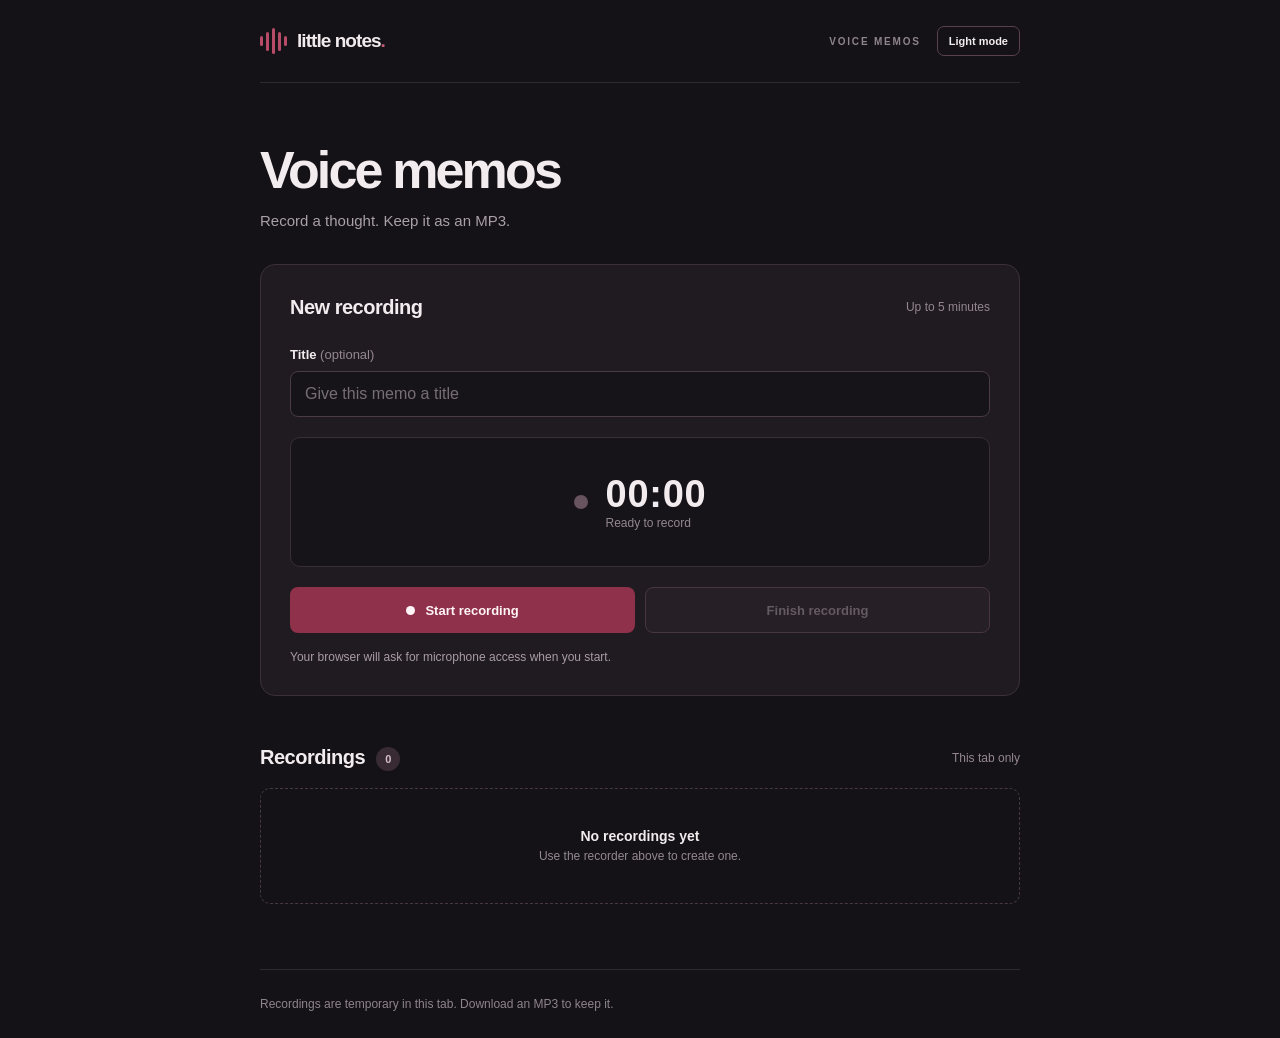
<file: index.html>
<!doctype html>
<html lang="en">
  <head>
    <!-- Page title, mobile settings, styles, and scripts. -->
    <meta charset="UTF-8" />
    <meta name="viewport" content="width=device-width, initial-scale=1.0" />
    <meta name="theme-color" content="#141216" />
    <meta name="description" content="A simple space to record and revisit voice memos." />
    <title>Little Notes — Voice Memos</title>
    <link rel="icon" type="image/svg+xml" href="./favicon.svg" />
    <link rel="stylesheet" href="./styles.css?v=theme-toggle-1" />
    <script src="./mp3-converter.js" defer></script>
    <script src="./app.js?v=theme-toggle-1" defer></script>
  </head>
  <body>
    <!-- The header holds the site name and saved light/dark mode control. -->
    <div class="site-shell">
      <header class="site-header">
        <a class="brand" href="./" aria-label="Little Notes home">
          <span class="brand-mark" aria-hidden="true">
            <span></span><span></span><span></span><span></span><span></span>
          </span>
          <span>little notes<span class="brand-period">.</span></span>
        </a>
        <div class="header-tools">
          <span class="header-label">VOICE MEMOS</span>
          <button id="theme-toggle" class="theme-toggle" type="button" aria-label="Switch to light mode" aria-pressed="false">Light mode</button>
        </div>
      </header>

      <!-- Main content: recorder first, followed by recordings from this tab. -->
      <main>
        <section class="intro" aria-labelledby="page-title">
          <h1 id="page-title">Voice memos</h1>
          <p class="intro-copy">Record a thought. Keep it as an MP3.</p>
        </section>

        <section class="recorder-card" aria-labelledby="recorder-title">
          <div class="card-heading">
            <h2 id="recorder-title">New recording</h2>
            <span class="limit-label">Up to 5 minutes</span>
          </div>

          <label class="field-label" for="memo-title">Title <span>(optional)</span></label>
          <input id="memo-title" class="title-input" type="text" maxlength="80" placeholder="Give this memo a title" autocomplete="off" />

          <div id="recording-display" class="recording-display" aria-label="Recording timer">
            <span class="recording-indicator" aria-hidden="true"></span>
            <div class="recording-time">
              <span id="timer" class="timer">00:00</span>
              <span id="recording-caption" class="recording-caption">Ready to record</span>
            </div>
          </div>

          <div class="recording-actions">
            <button id="record-button" class="button button-primary" type="button">
              <span class="record-dot" aria-hidden="true"></span> Start recording
            </button>
            <button id="stop-button" class="button button-secondary" type="button" disabled>
              Finish recording
            </button>
          </div>
          <p id="status" class="status" role="status" aria-live="polite">
            Your browser will ask for microphone access when you start.
          </p>
        </section>

        <section class="memos-section" aria-labelledby="memos-title">
          <div class="memos-heading">
            <h2 id="memos-title">Recordings <span id="memo-count" class="memo-count">0</span></h2>
            <span class="session-badge">This tab only</span>
          </div>
          <div id="memo-list" class="memo-list" aria-live="polite"></div>
        </section>
      </main>

      <!-- Reminds visitors that recordings are temporary unless downloaded. -->
      <footer class="site-footer">
        <p>Recordings are temporary in this tab. Download an MP3 to keep it.</p>
      </footer>
    </div>
  </body>
</html>
</file>
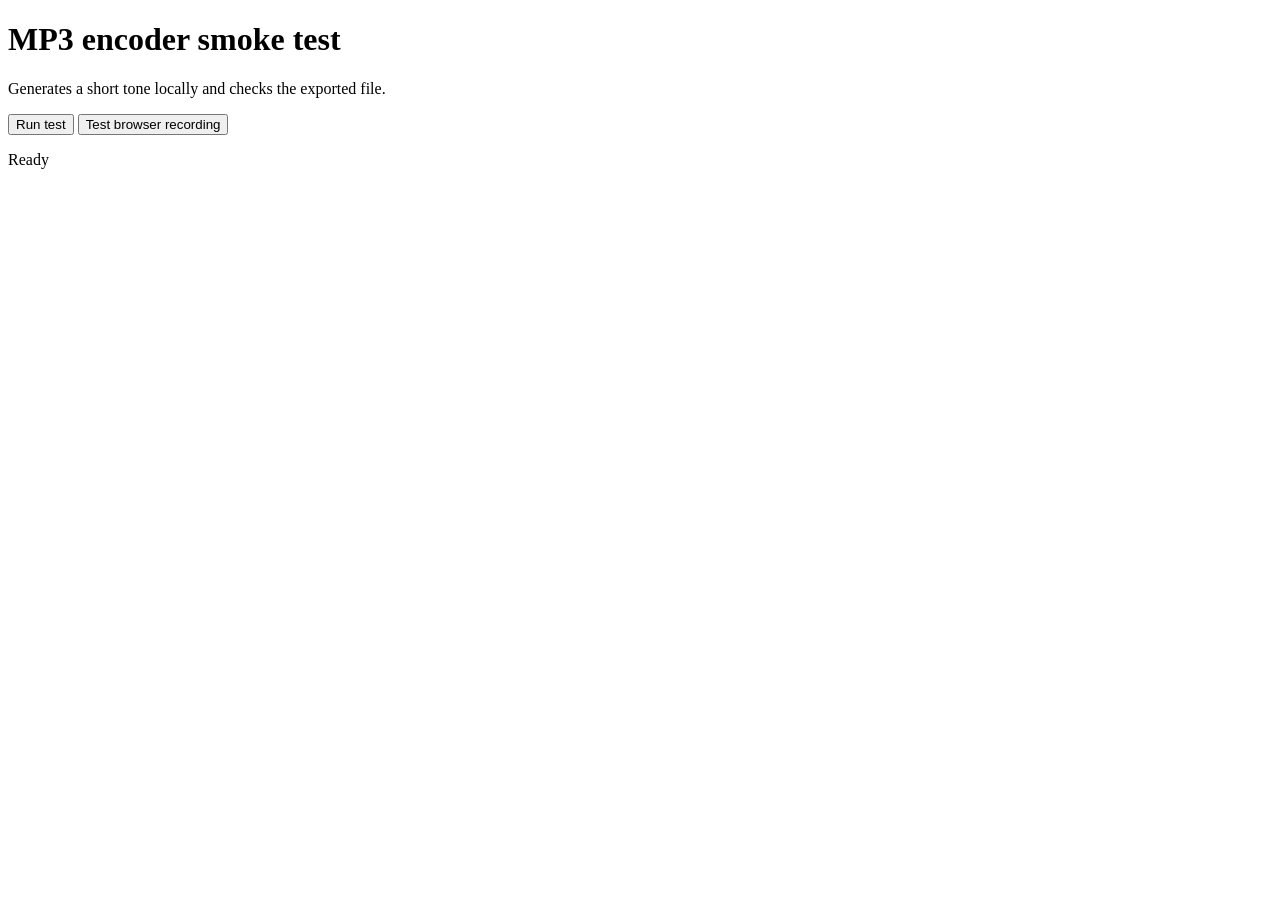
<file: tests/mp3-smoke.html>
<!doctype html>
<html lang="en">
  <head>
    <meta charset="UTF-8" />
    <meta name="viewport" content="width=device-width, initial-scale=1" />
    <title>MP3 encoder smoke test</title>
    <script src="../mp3-converter.js" defer></script>
    <script src="./mp3-smoke.js" defer></script>
  </head>
  <body>
    <h1>MP3 encoder smoke test</h1>
    <p>Generates a short tone locally and checks the exported file.</p>
    <button id="run" type="button">Run test</button>
    <button id="run-recorder" type="button">Test browser recording</button>
    <p id="result" role="status">Ready</p>
    <audio id="preview" controls hidden></audio>
  </body>
</html>
</file>
<file: styles.css>
:root {
  /* Default palette and text settings for dark mode. */
  color-scheme: dark;
  font-family: "Segoe UI", Arial, sans-serif;
  color: #f3ecef;
  background: #141216;
  font-synthesis: none;
}

/* Light mode overrides the dark colors while keeping the same layout. */
:root[data-theme="light"] {
  /* The app sets data-theme on the page when light mode is selected. */
  color-scheme: light;
  color: #29232a;
  background: #f7f3f5;
}

/* Adjust text, surfaces, borders, and native audio controls for light mode. */
:root[data-theme="light"] body { color: #29232a; }
:root[data-theme="light"] .site-header,
:root[data-theme="light"] .site-footer { border-color: #e4dce1; }
:root[data-theme="light"] .brand { color: #29232a; }
:root[data-theme="light"] .header-label,
:root[data-theme="light"] .site-footer { color: #766b73; }
:root[data-theme="light"] .intro-copy { color: #70656e; }
:root[data-theme="light"] .recorder-card,
:root[data-theme="light"] .memo-item { border-color: #e4d9df; background: #fff; }
:root[data-theme="light"] .limit-label,
:root[data-theme="light"] .session-badge,
:root[data-theme="light"] .field-label span,
:root[data-theme="light"] .recording-caption,
:root[data-theme="light"] .status,
:root[data-theme="light"] .memo-info p,
:root[data-theme="light"] .empty-state p { color: #766b73; }
:root[data-theme="light"] .title-input,
:root[data-theme="light"] .recording-display { border-color: #e4d9df; background: #f8f5f7; color: #29232a; }
:root[data-theme="light"] .title-input::placeholder { color: #968a92; }
:root[data-theme="light"] .button-secondary { border-color: #d9cbd3; background: #f0e9ed; color: #392e35; }
:root[data-theme="light"] .button-secondary:not(:disabled):hover { background: #e8dde3; }
:root[data-theme="light"] .button-secondary:disabled { color: #8e838a; }
:root[data-theme="light"] .memo-count { background: #eee3e9; color: #6b4656; }
:root[data-theme="light"] .empty-state { border-color: #d9cbd3; }
:root[data-theme="light"] .text-button { border-color: #d9cbd3; color: #392e35; }
:root[data-theme="light"] .text-button:hover { background: #f2e8ed; }
:root[data-theme="light"] .memo-item audio { color-scheme: light; }

.header-tools { display: flex; align-items: center; gap: 16px; }
/* Keep the theme button compact so it fits beside the site label. */
.theme-toggle { padding: 8px 11px; border: 1px solid #59424d; border-radius: 7px; background: transparent; color: inherit; font-size: 11px; font-weight: 700; }
.theme-toggle:hover { background: #352730; }
:root[data-theme="light"] .theme-toggle { border-color: #d9cbd3; }
:root[data-theme="light"] .theme-toggle:hover { background: #f0e9ed; }

/* Shared defaults keep element sizes predictable across the page. */
* { box-sizing: border-box; }

body { min-height: 100vh; margin: 0; }

button, input { font: inherit; }

button { cursor: pointer; }

button:disabled { cursor: not-allowed; }

button:focus-visible, a:focus-visible, input:focus-visible {
  outline: 2px solid #d78198;
  outline-offset: 3px;
}

/* Center the site content and arrange the top navigation. */
.site-shell { width: min(100%, 820px); margin: 0 auto; padding: 0 30px; }

.site-header {
  min-height: 83px;
  display: flex;
  align-items: center;
  justify-content: space-between;
  border-bottom: 1px solid #302930;
}

.brand {
  display: inline-flex;
  align-items: center;
  gap: 10px;
  color: #f3ecef;
  text-decoration: none;
  font-size: 19px;
  font-weight: 700;
  letter-spacing: -.05em;
}

.brand-period { color: #c25a74; }

.brand-mark {
  width: 27px;
  height: 27px;
  display: flex;
  align-items: center;
  justify-content: center;
  gap: 3px;
}

.brand-mark span { width: 3px; height: 10px; border-radius: 3px; background: #b64c67; }
.brand-mark span:nth-child(2), .brand-mark span:nth-child(4) { height: 19px; }
.brand-mark span:nth-child(3) { height: 26px; }
.header-label { color: #8f848c; font-size: 10px; font-weight: 700; letter-spacing: .18em; }

/* Page introduction and shared heading spacing. */
.intro { padding: 59px 0 31px; }
h1, h2, h3, p { margin-top: 0; }
h1 { margin-bottom: 10px; font-size: clamp(36px, 6vw, 52px); line-height: 1.1; letter-spacing: -.055em; }
.intro-copy { margin-bottom: 0; color: #aaa0a7; font-size: 15px; line-height: 1.6; }

/* Recorder panel, title field, and timer display. */
.recorder-card {
  padding: 29px;
  border: 1px solid #3b3038;
  border-radius: 15px;
  background: #201b21;
}

.card-heading, .memos-heading { display: flex; align-items: center; justify-content: space-between; gap: 16px; }
h2 { margin-bottom: 0; font-size: 20px; line-height: 1.3; letter-spacing: -.025em; }
.limit-label, .session-badge { color: #94878f; font-size: 12px; white-space: nowrap; }
.field-label { display: block; margin: 27px 0 9px; font-size: 13px; font-weight: 600; }
.field-label span { color: #958891; font-weight: 400; }
.title-input {
  width: 100%;
  min-height: 46px;
  padding: 10px 14px;
  border: 1px solid #4a3b45;
  border-radius: 8px;
  outline: none;
  background: #171419;
  color: #f3ecef;
}
.title-input::placeholder { color: #776e75; }
.title-input:focus { border-color: #b64c67; box-shadow: 0 0 0 3px #b64c6725; }

.recording-display {
  min-height: 130px;
  display: flex;
  align-items: center;
  justify-content: center;
  gap: 18px;
  margin: 20px 0;
  border: 1px solid #382e36;
  border-radius: 10px;
  background: #171419;
}
.recording-indicator { width: 14px; height: 14px; flex: none; border-radius: 50%; background: #67545e; }
.is-recording .recording-indicator { background: #c65772; box-shadow: 0 0 0 5px #c6577220; animation: pulse 1s ease-in-out infinite; }
@keyframes pulse { 50% { box-shadow: 0 0 0 11px #c657720a; } }
.recording-time { display: flex; flex-direction: column; gap: 3px; }
.timer { font-size: 38px; line-height: 1; font-weight: 650; font-variant-numeric: tabular-nums; letter-spacing: .02em; }
.recording-caption { color: #948790; font-size: 12px; }
.is-recording .recording-caption { color: #d9839a; }

/* Recording buttons and messages shown during recording. */
.recording-actions { display: flex; gap: 10px; }
.button {
  min-height: 46px;
  flex: 1;
  display: inline-flex;
  align-items: center;
  justify-content: center;
  gap: 10px;
  padding: 0 17px;
  border: 1px solid transparent;
  border-radius: 8px;
  font-size: 13px;
  font-weight: 700;
  transition: background .15s ease;
}
.button-primary { background: #8f314a; color: #fff5f8; }
.button-primary:not(:disabled):hover { background: #a13c57; }
.button-primary:disabled { opacity: .55; }
.button-secondary { border-color: #59424d; background: #292128; color: #eee0e5; }
.button-secondary:not(:disabled):hover { background: #352730; }
.button-secondary:disabled { color: #82757e; opacity: .7; }
.record-dot { width: 9px; height: 9px; border-radius: 50%; background: currentColor; }
.status { min-height: 18px; margin: 15px 0 0; color: #a99ca5; font-size: 12px; line-height: 1.5; }
.status-error { color: #e29aaa; }

/* Recordings list, empty message, players, and item actions. */
.memos-section { padding: 48px 0 65px; }
.memos-heading { margin-bottom: 17px; }
.memo-count {
  display: inline-grid;
  min-width: 24px;
  height: 24px;
  place-items: center;
  vertical-align: middle;
  margin-left: 6px;
  border-radius: 50%;
  background: #382b34;
  color: #d5bdc6;
  font-size: 11px;
  font-weight: 700;
}
.memo-list { display: grid; gap: 11px; }
.empty-state {
  min-height: 116px;
  display: grid;
  align-content: center;
  justify-items: center;
  padding: 22px;
  border: 1px dashed #473841;
  border-radius: 10px;
  text-align: center;
}
.empty-state strong { font-size: 14px; font-weight: 600; }
.empty-state p { margin: 5px 0 0; color: #958891; font-size: 12px; }
.memo-item {
  display: grid;
  grid-template-columns: minmax(0, 1fr) auto;
  gap: 15px;
  align-items: center;
  padding: 18px;
  border: 1px solid #3b3038;
  border-radius: 10px;
  background: #201b21;
}
.memo-info { min-width: 0; }
.memo-info h3 { overflow: hidden; text-overflow: ellipsis; white-space: nowrap; margin: 0 0 5px; font-size: 14px; }
.memo-info p { margin: 0; color: #9a8d96; font-size: 11px; }
.memo-item audio { display: block; width: min(100%, 420px); height: 38px; margin-top: 13px; color-scheme: dark; }
.memo-actions { display: flex; gap: 8px; }
.text-button { padding: 8px 10px; border: 1px solid #59434e; border-radius: 7px; background: transparent; color: #eee0e5; font-size: 11px; font-weight: 700; }
.text-button:hover { background: #382831; }
.text-button-danger:hover { border-color: #965268; color: #e8a3b4; }

/* Small note at the bottom of the page. */
.site-footer { padding: 25px 0; border-top: 1px solid #302930; color: #8f848c; font-size: 12px; line-height: 1.5; }
.site-footer p { margin: 0; }

/* On narrow screens, reduce spacing and stack controls for easier tapping. */
@media (max-width: 600px) {
  .site-shell { padding: 0 20px; }
  .site-header { min-height: 72px; }
  .intro { padding: 44px 0 26px; }
  .recorder-card { padding: 22px; }
  .recording-actions { flex-direction: column; }
  .button { width: 100%; flex: none; }
  .memos-section { padding: 42px 0 55px; }
  .memo-item { grid-template-columns: 1fr; }
}

/* Respect system settings that ask the page to reduce animation. */
@media (prefers-reduced-motion: reduce) {
  *, *::before, *::after { animation-duration: .01ms !important; transition-duration: .01ms !important; }
}
</file>
